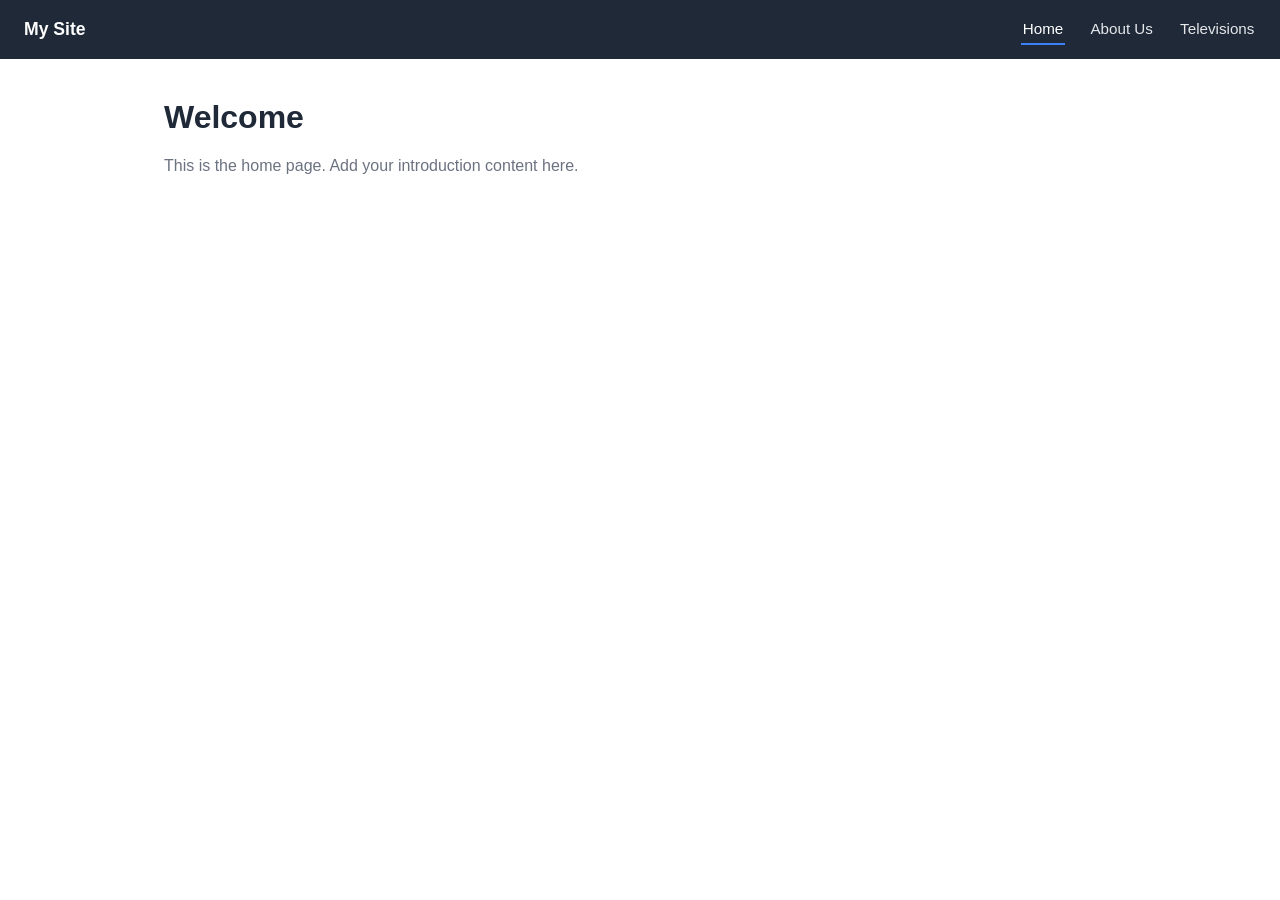
<file: index.html>
<!DOCTYPE html>
<html lang="en">
<head>
  <meta charset="UTF-8" />
  <meta name="viewport" content="width=device-width, initial-scale=1.0" />
  <title>Home</title>
  <link rel="stylesheet" href="css/style.css" />
</head>
<body>
  <div id="navbar"></div>

  <main>
    <h1>Welcome</h1>
    <p class="muted">This is the home page. Add your introduction content here.</p>
  </main>

  <script src="js/nav.js"></script>
</body>
</html>
</file>
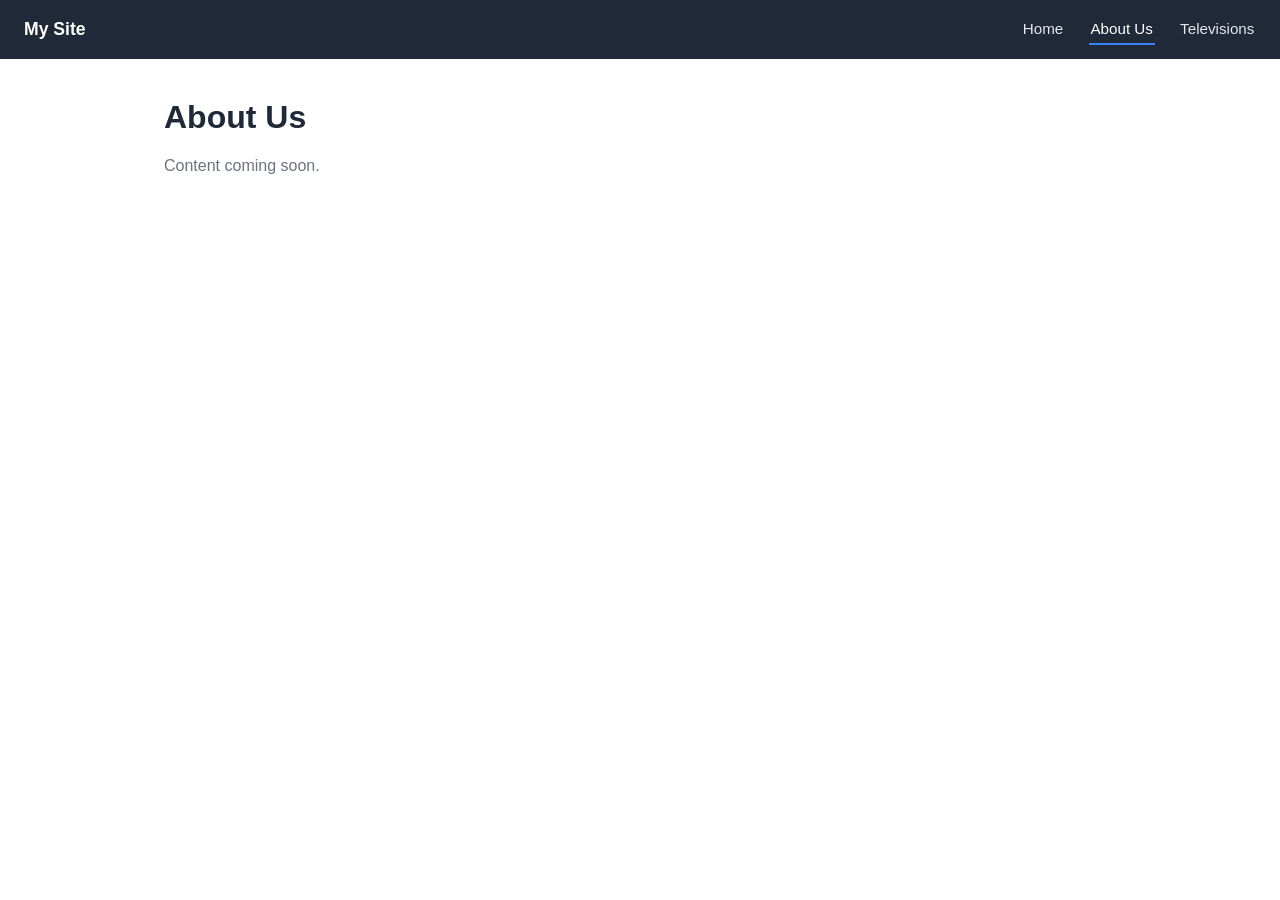
<file: about.html>
<!DOCTYPE html>
<html lang="en">
<head>
  <meta charset="UTF-8" />
  <meta name="viewport" content="width=device-width, initial-scale=1.0" />
  <title>About Us</title>
  <link rel="stylesheet" href="css/style.css" />
</head>
<body>
  <div id="navbar"></div>

  <main>
    <h1>About Us</h1>
    <p class="muted">Content coming soon.</p>
  </main>

  <script src="js/nav.js"></script>
</body>
</html>
</file>
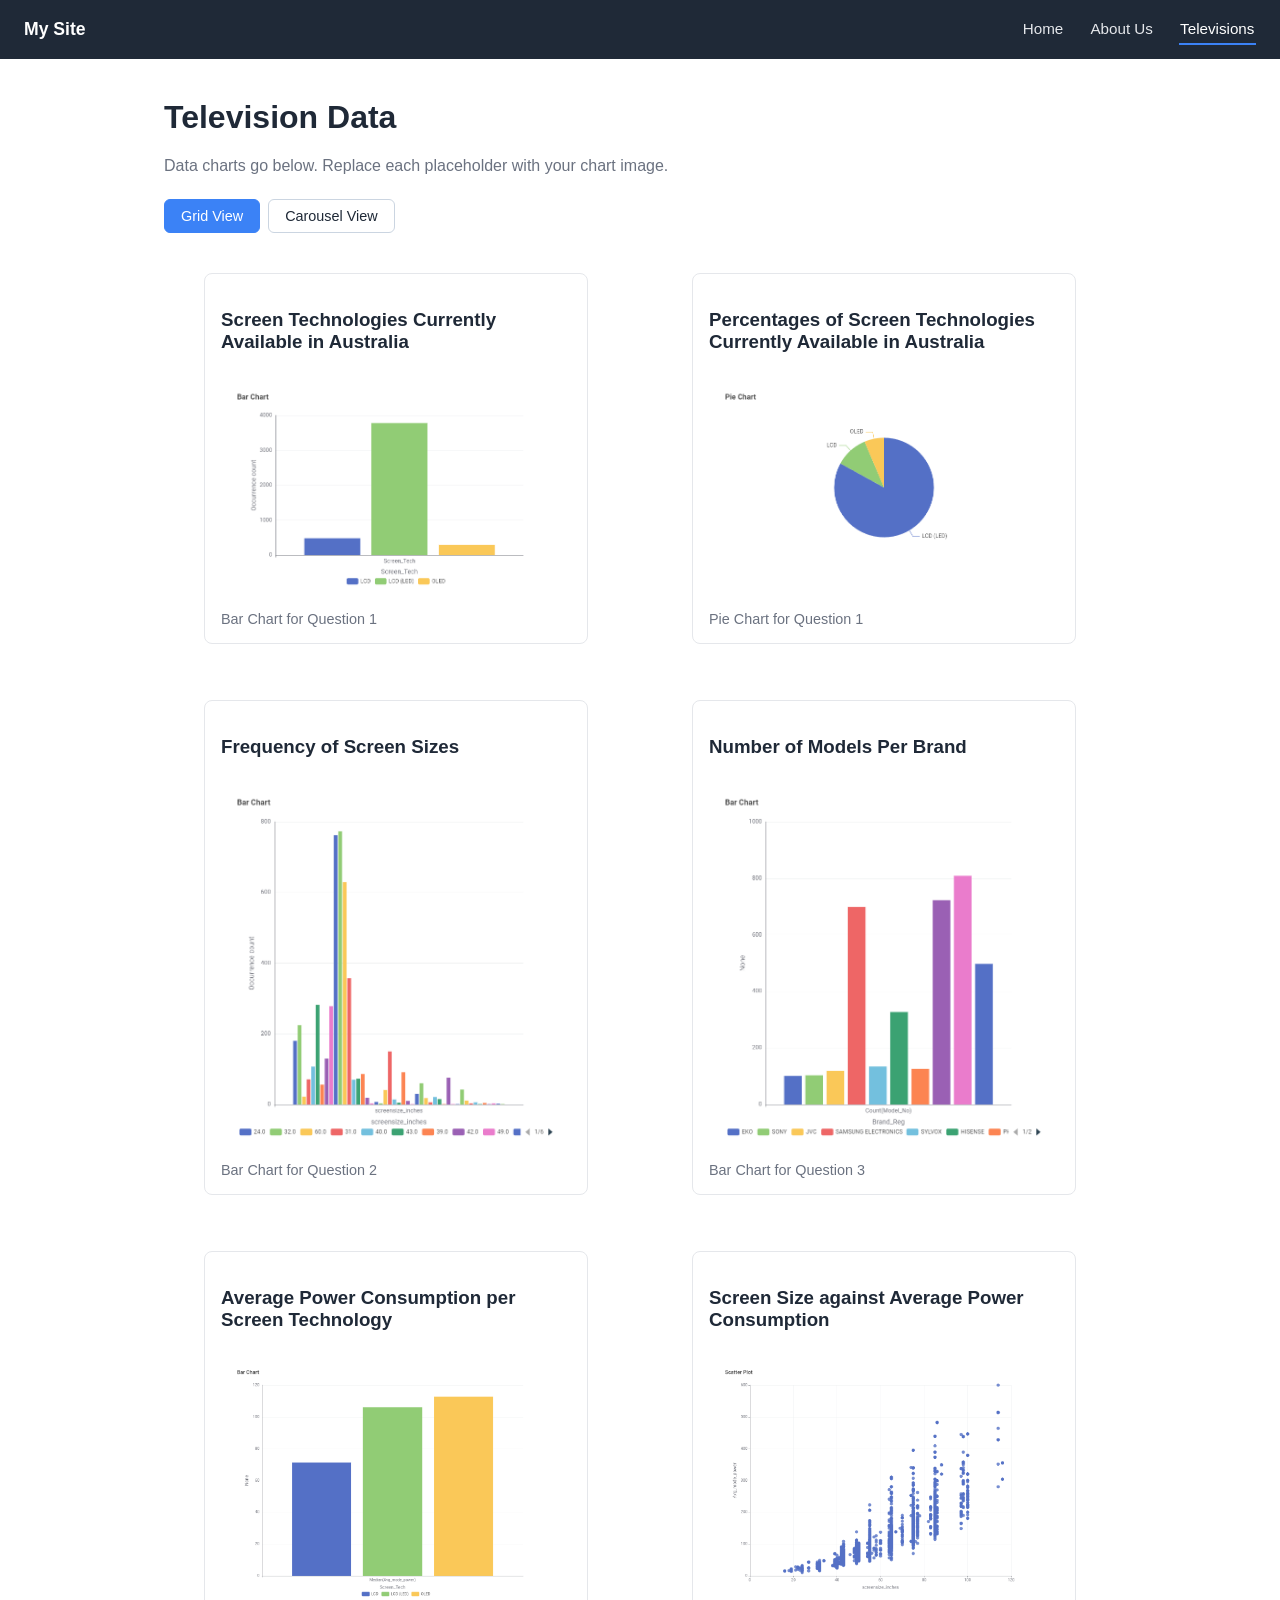
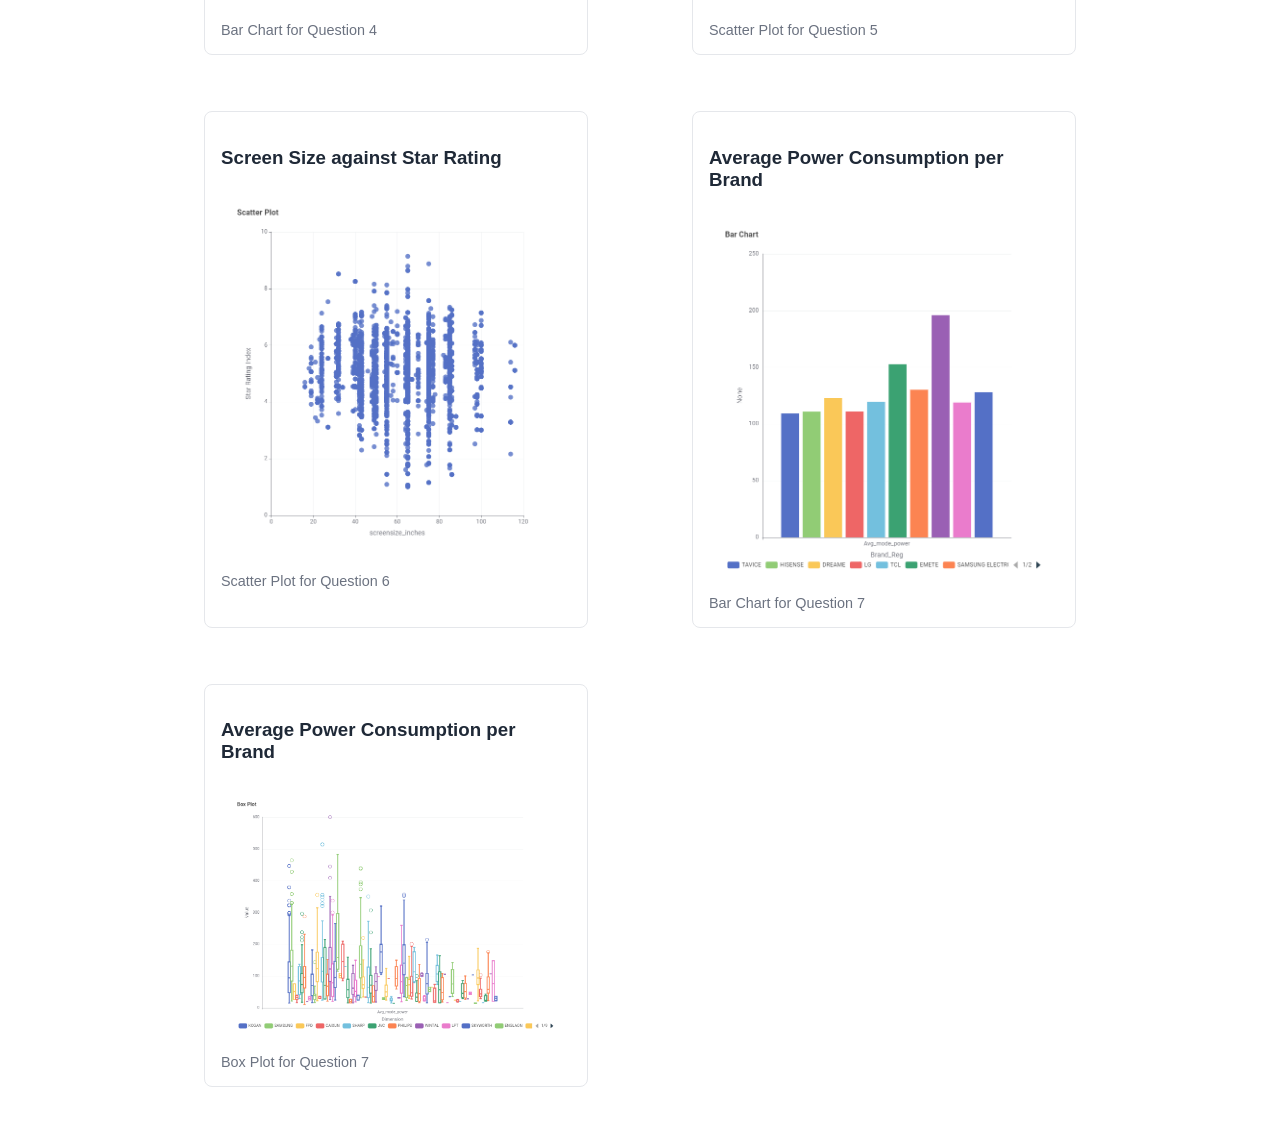
<file: televisions.html>
<!DOCTYPE html>
<html lang="en">
<head>
  <meta charset="UTF-8" />
  <meta name="viewport" content="width=device-width, initial-scale=1.0" />
  <title>Televisions</title>
  <link rel="stylesheet" href="css/style.css" />
</head>
<body>
  <div id="navbar"></div>

  <main>
    <h1>Television Data</h1>
    <p class="muted">Data charts go below. Replace each placeholder with your chart image.</p>

    <!-- Buttons that switch between the grid and carousel views (see js/gallery.js) -->
    <div class="view-toggle">
      <button id="grid-view-btn" class="active">Grid View</button>
      <button id="carousel-view-btn">Carousel View</button>
    </div>

    <!-- Single container: gallery.js clears and rebuilds this with either the
         grid markup or the carousel markup, so only one view exists at a time. -->
    <div id="view-container"></div>
  </main>

  <script src="js/nav.js"></script>
  <script src="js/gallery.js"></script>
</body>
</html>
</file>
<file: css/style.css>
:root {
  --nav-bg: #1f2937;
  --nav-text: #e5e7eb;
  --nav-text-active: #ffffff;
  --nav-accent: #3b82f6;
  --bg: #ffffff;
  --text: #1f2937;
  --muted: #6b7280;
}

* {
  box-sizing: border-box;
}

body {
  margin: 0;
  font-family: "Segoe UI", Arial, sans-serif;
  background: var(--bg);
  color: var(--text);
}

.navbar {
  display: flex;
  align-items: center;
  gap: 1.5rem;
  background: var(--nav-bg);
  padding: 0.9rem 1.5rem;
}

.navbar .brand {
  color: var(--nav-text-active);
  font-weight: 700;
  font-size: 1.1rem;
  margin-right: auto;
  text-decoration: none;
}

.navbar a.nav-link {
  color: var(--nav-text);
  text-decoration: none;
  font-size: 0.95rem;
  padding: 0.35rem 0.1rem;
  border-bottom: 2px solid transparent;
  transition: color 0.15s ease, border-color 0.15s ease;
}

.navbar a.nav-link:hover {
  color: var(--nav-text-active);
}

.navbar a.nav-link.active {
  color: var(--nav-text-active);
  border-bottom-color: var(--nav-accent);
}

main {
  max-width: 1000px;
  margin: 0 auto;
  padding: 2.5rem 1.5rem;
}

h1 {
  margin-top: 0;
}

.muted {
  color: var(--muted);
}

.chart-grid {
  display: grid;
  grid-template-columns: repeat(auto-fit, minmax(320px, 1fr));
  gap: 1.5rem;
  margin-top: 1.5rem;
}

.chart-card {
  border: 1px solid #e5e7eb;
  border-radius: 8px;
  padding: 1rem;
}

.chart-card img {
  width: 100%;
  height: auto;
  border-radius: 4px;
  display: block;
  padding: 1em;
}

.chart-card figcaption {
  margin-top: 0.5rem;
  font-size: 0.9rem;
  color: var(--muted);
}

.placeholder {
  border: 1px dashed #cbd5e1;
  border-radius: 8px;
  padding: 3rem 1rem;
  text-align: center;
  color: var(--muted);
}

/* Grid/Carousel toggle buttons */
.view-toggle {
  display: flex;
  gap: 0.5rem;
  margin-top: 1.5rem;
}

.view-toggle button {
  border: 1px solid #cbd5e1;
  background: #fff;
  color: var(--text);
  padding: 0.5rem 1rem;
  border-radius: 6px;
  cursor: pointer;
  font-size: 0.9rem;
}

.view-toggle button.active {
  background: var(--nav-accent);
  border-color: var(--nav-accent);
  color: #fff;
}

/* Carousel view: title on top, image centered, caption/counter below */
.carousel {
  margin-top: 1.5rem;
  text-align: center;
}

.carousel img {
  padding: 1.5em
}


.carousel-main {
  display: flex;
  align-items: center;
  justify-content: center;
  gap: 1rem;
  margin-top: 0.5rem;
}

.carousel-main img {
  max-width: 100%;
  max-height: 480px;
  border-radius: 8px;
  border: 1px solid #e5e7eb;
}

.carousel-main button {
  flex: none;
  border: 1px solid #cbd5e1;
  background: #fff;
  color: var(--text);
  width: 2.5rem;
  height: 2.5rem;
  border-radius: 50%;
  cursor: pointer;
  font-size: 1.1rem;
}

.carousel-main button:hover {
  background: #f3f4f6;
}

.carousel>p:first-of-type {
  margin-top: 0.75rem;
  color: var(--muted);
}
</file>
